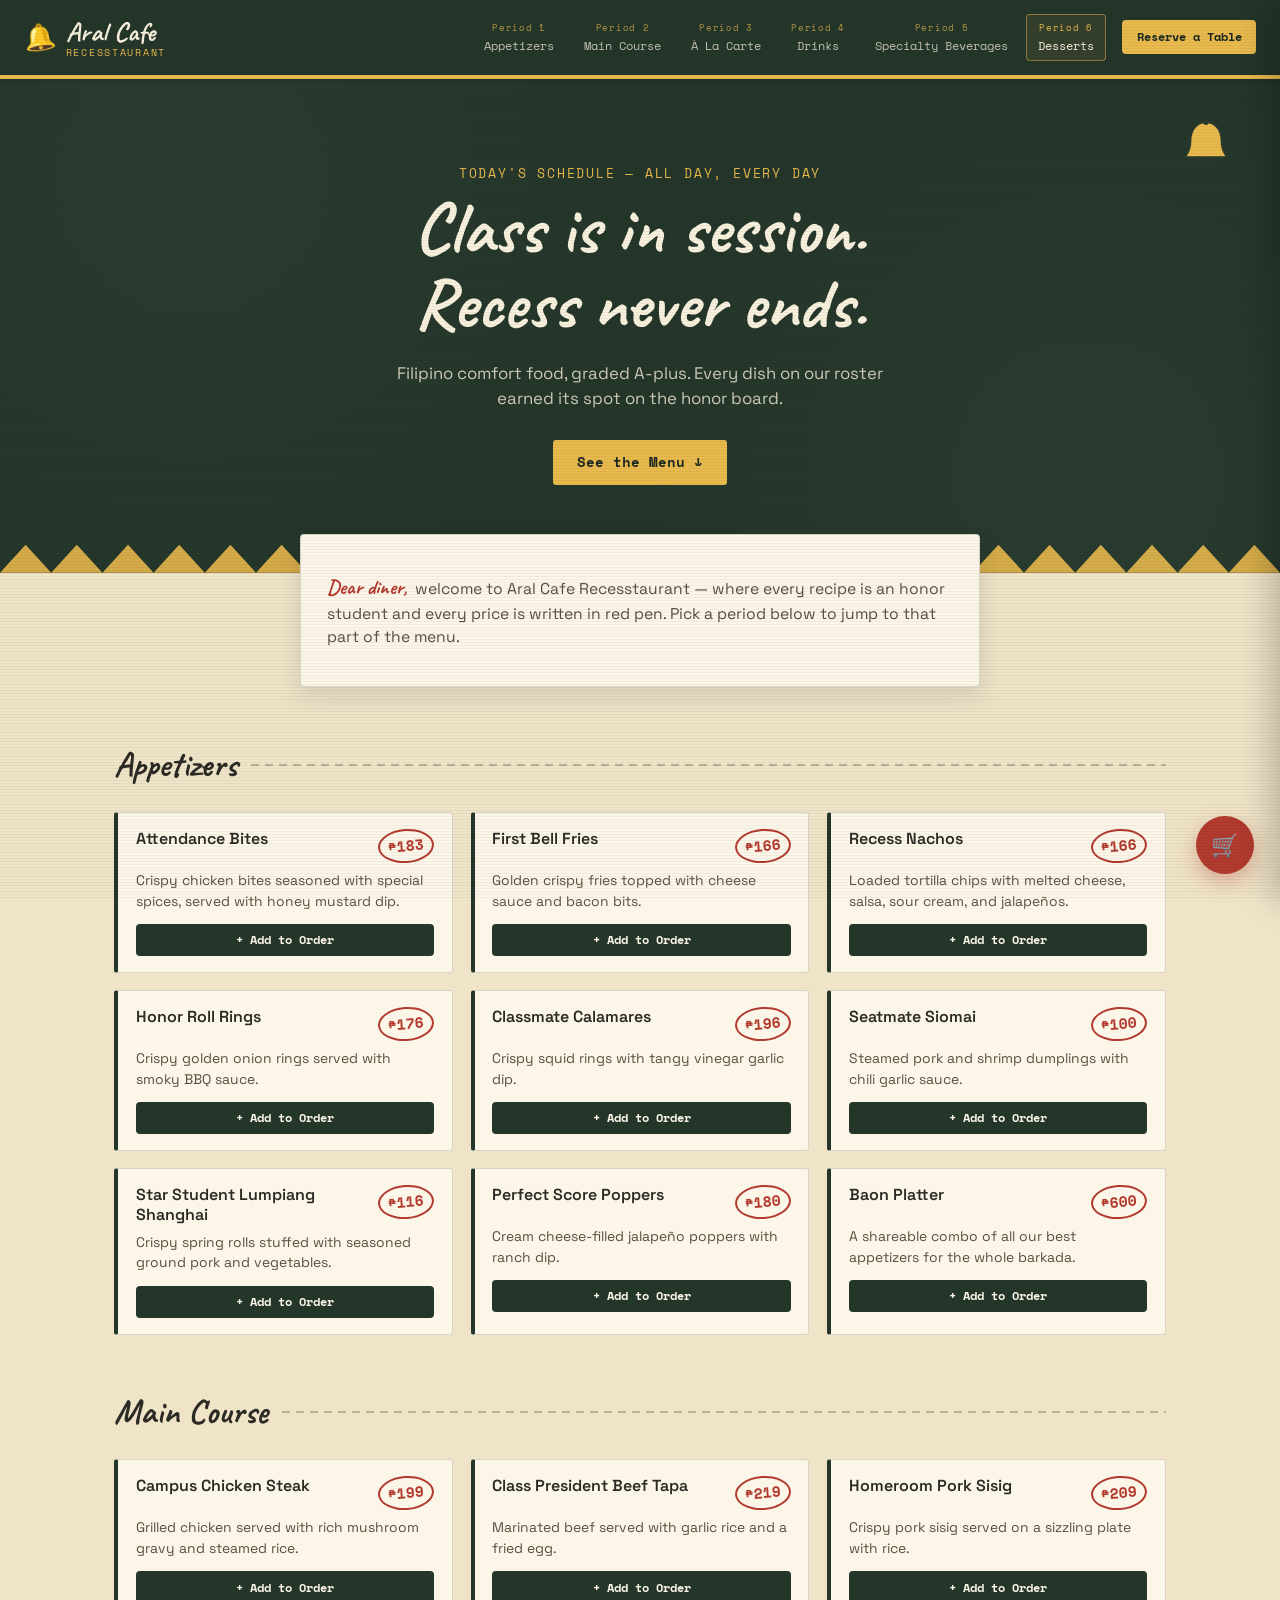
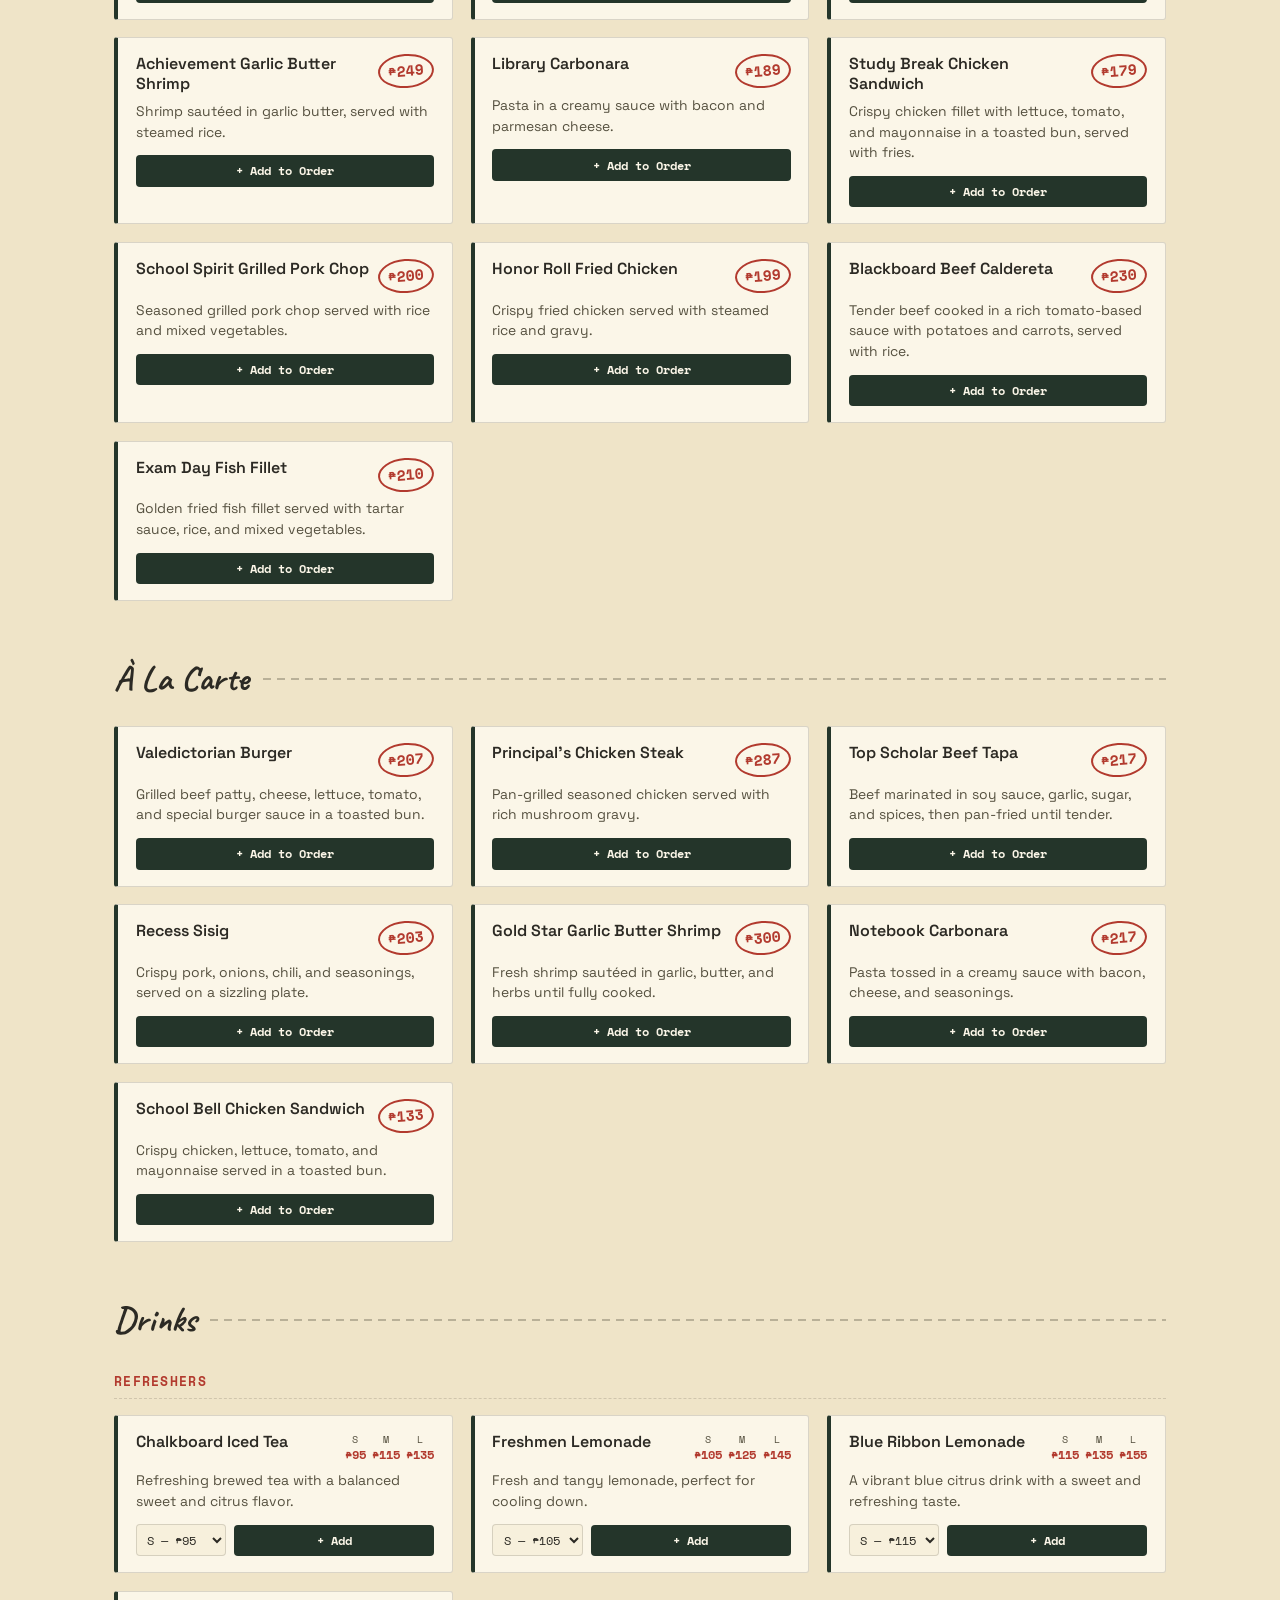
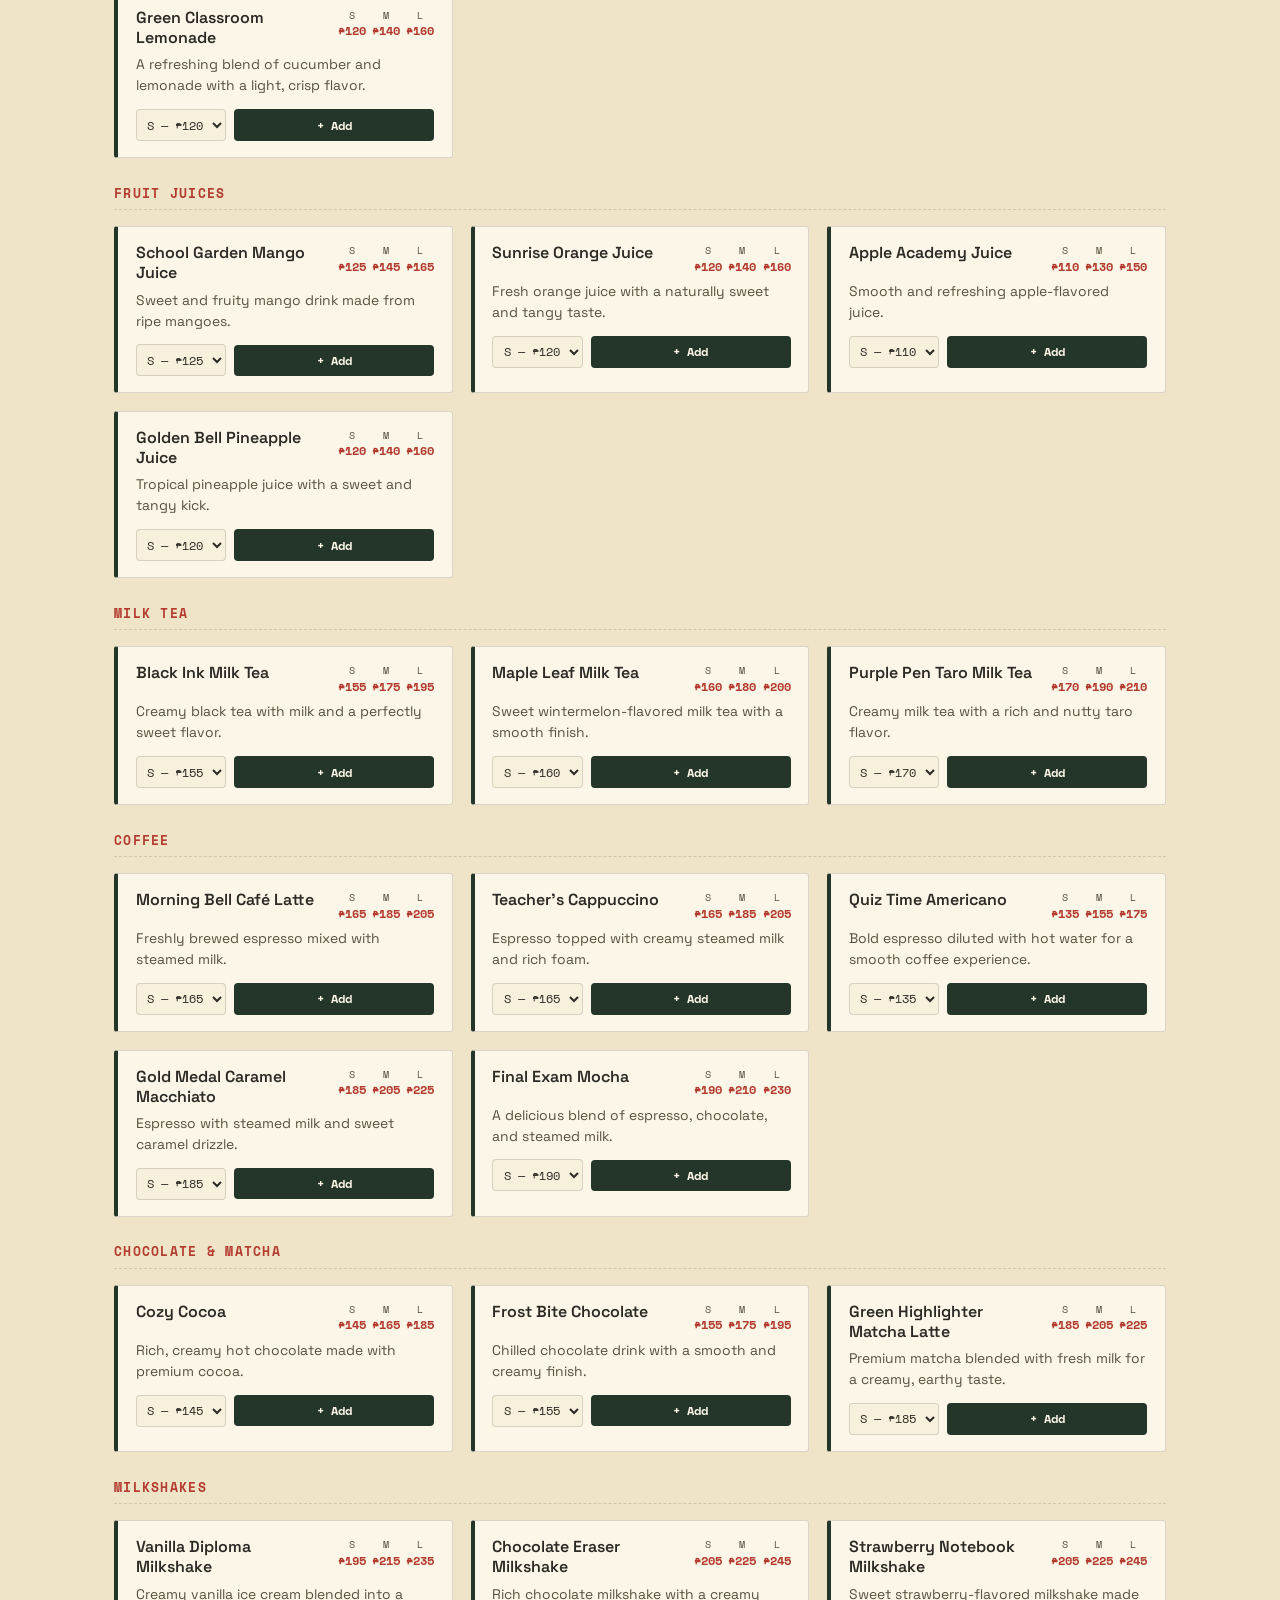
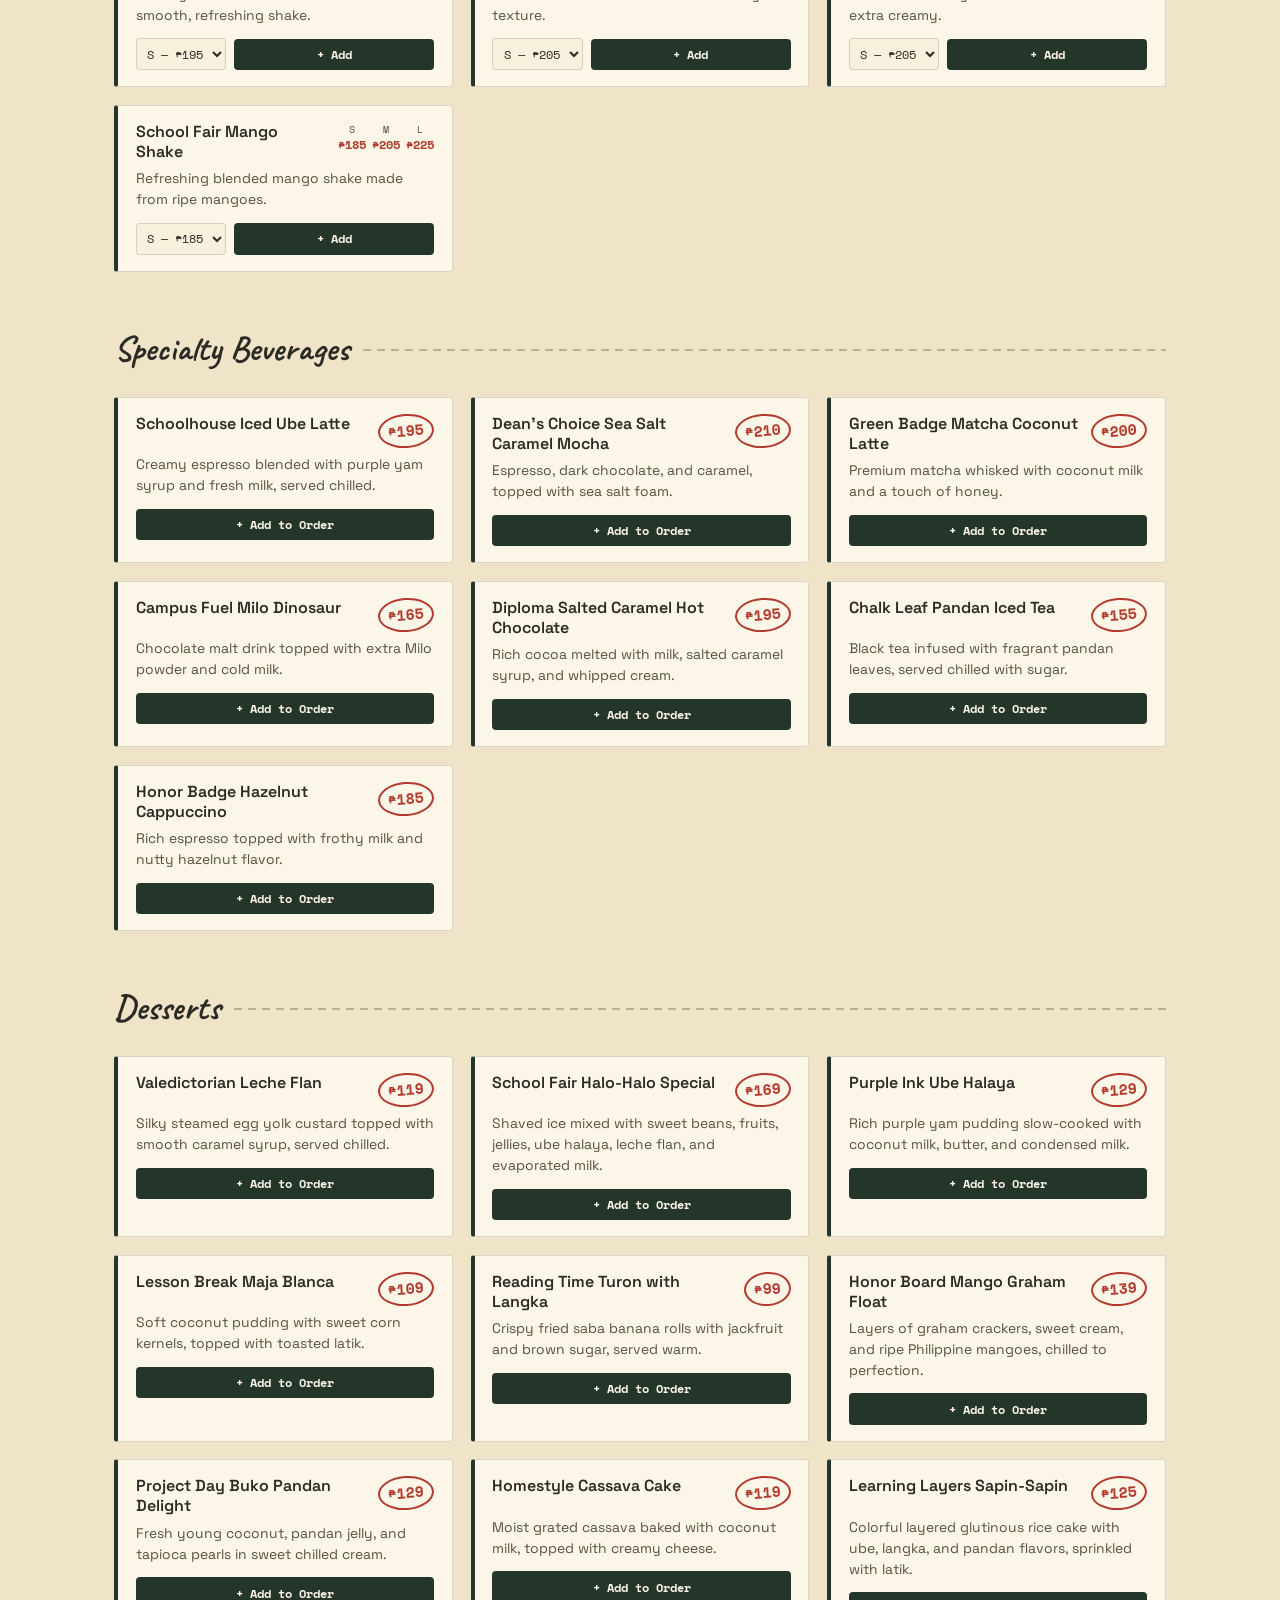
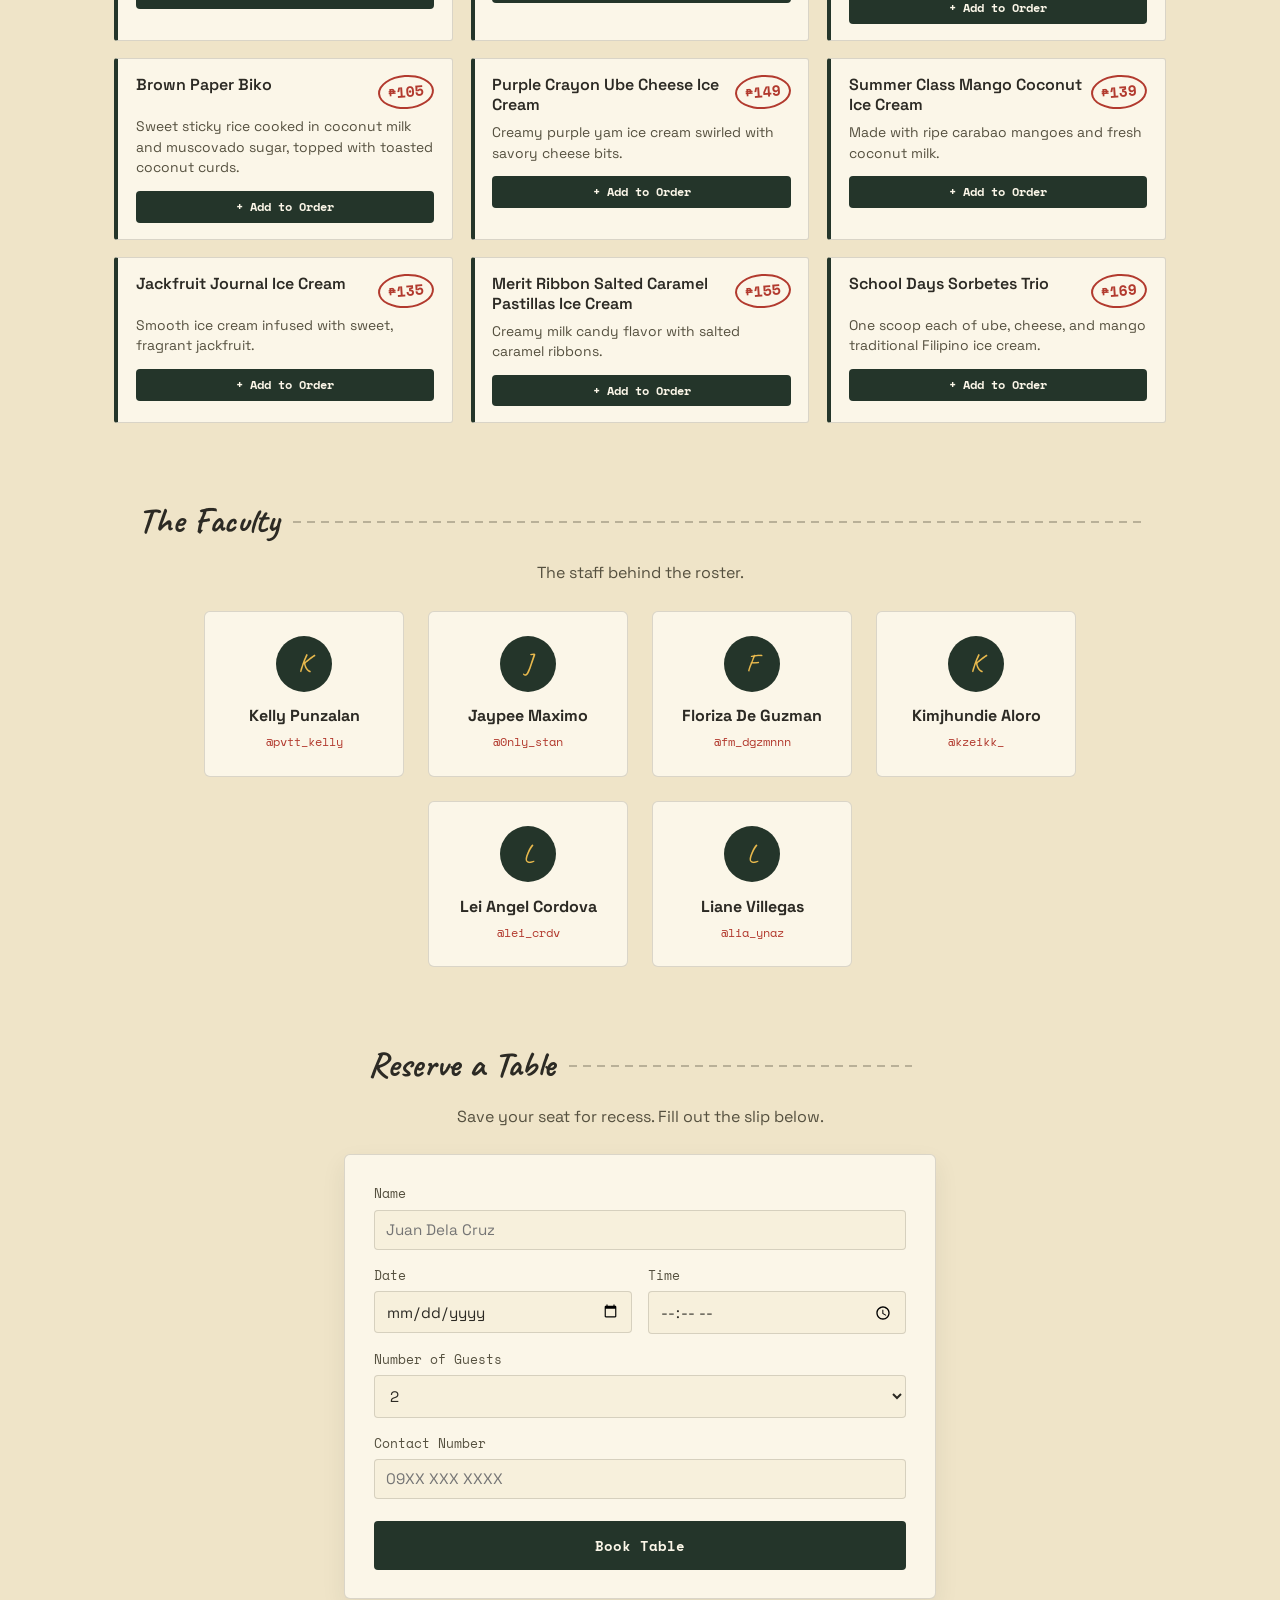
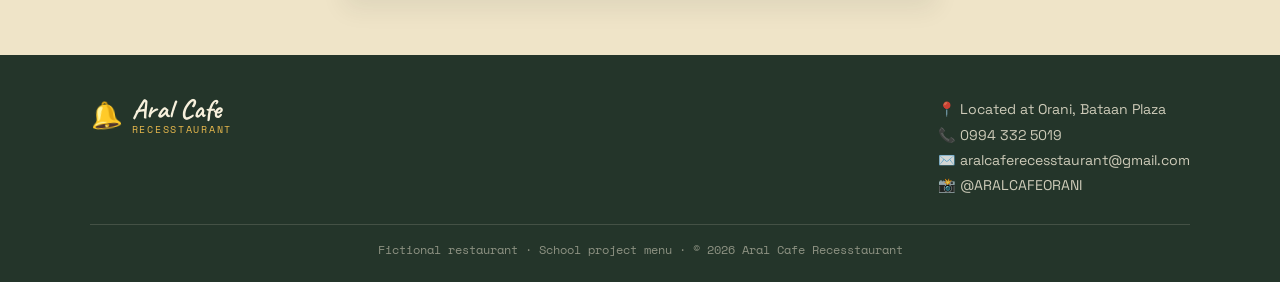
<file: index.html>
<!DOCTYPE html>
<html lang="en">
<head>
<meta charset="UTF-8" />
<meta name="viewport" content="width=device-width, initial-scale=1.0" />
<title>Aral Cafe Recesstaurant — Menu</title>
<meta name="description" content="Aral Cafe Recesstaurant — a school-themed café menu. Orani, Bataan." />
<link rel="preconnect" href="https://fonts.googleapis.com" />
<link rel="preconnect" href="https://fonts.gstatic.com" crossorigin />
<link href="https://fonts.googleapis.com/css2?family=Caveat:wght@500;700&family=Space+Grotesk:wght@400;500;600;700&family=Space+Mono:wght@400;700&display=swap" rel="stylesheet" />
<link rel="stylesheet" href="style.css" />
</head>
<body>

<div class="paper-grain" aria-hidden="true"></div>

<header id="top" class="site-header">
  <a href="#top" class="brand" id="brand-link" aria-label="Back to top">
    <span class="brand-mark" aria-hidden="true">🔔</span>
    <div class="brand-text">
      <span class="brand-name">Aral Cafe</span>
      <span class="brand-sub">RECESSTAURANT</span>
    </div>
  </a>

  <button id="nav-toggle" class="nav-toggle" aria-label="Toggle menu">
    <span></span><span></span><span></span>
  </button>

  <nav id="period-tabs" class="period-tabs" aria-label="Menu sections"></nav>
  <a href="#reserve" class="reserve-link">Reserve a Table</a>
</header>

<main>

  <section class="hero">
    <div class="hero-board">
      <p class="hero-eyebrow">Today's Schedule &mdash; All Day, Every Day</p>
      <h1 class="hero-title">Class is in session.<br>Recess never ends.</h1>
      <p class="hero-tagline">Filipino comfort food, graded A-plus. Every dish on our roster earned its spot on the honor board.</p>
      <a href="#appetizers" class="hero-cta">See the Menu ↓</a>
    </div>
    <button id="recess-bell" class="recess-bell" aria-label="Ring the recess bell">
      <svg viewBox="0 0 64 64" width="56" height="56" fill="none" xmlns="http://www.w3.org/2000/svg">
        <path d="M32 6C20 6 14 16 14 28c0 10-4 14-6 18h48c-2-4-6-8-6-18 0-12-6-22-18-22Z" fill="#E8B94D" stroke="#2B3A2F" stroke-width="2.5" stroke-linejoin="round"/>
        <path d="M24 46a8 8 0 0 0 16 0" stroke="#2B3A2F" stroke-width="2.5" stroke-linecap="round"/>
        <circle cx="32" cy="6" r="3" fill="#2B3A2F"/>
      </svg>
    </button>
  </section>

  <section class="intro-note">
    <p><span class="lettermark">Dear diner,</span> welcome to Aral Cafe Recesstaurant — where every recipe is an honor student and every price is written in red pen. Pick a period below to jump to that part of the menu.</p>
  </section>

  <div id="appetizers"><h2 class="section-title" data-tab="appetizers"><span>Appetizers</span></h2><div id="section-appetizers" class="section-body"></div></div>
  <div id="mains"><h2 class="section-title" data-tab="mains"><span>Main Course</span></h2><div id="section-mains" class="section-body"></div></div>
  <div id="alacarte"><h2 class="section-title" data-tab="alacarte"><span>À La Carte</span></h2><div id="section-alacarte" class="section-body"></div></div>
  <div id="drinks"><h2 class="section-title" data-tab="drinks"><span>Drinks</span></h2><div id="section-drinks" class="section-body"></div></div>
  <div id="beverages"><h2 class="section-title" data-tab="beverages"><span>Specialty Beverages</span></h2><div id="section-beverages" class="section-body"></div></div>
  <div id="desserts"><h2 class="section-title" data-tab="desserts"><span>Desserts</span></h2><div id="section-desserts" class="section-body"></div></div>

  <section class="staff-section">
    <h2 class="section-title standalone"><span>The Faculty</span></h2>
    <p class="staff-intro">The staff behind the roster.</p>
    <div id="staff-list" class="staff-grid"></div>
  </section>

  <section id="reserve" class="reserve-section">
    <h2 class="section-title standalone"><span>Reserve a Table</span></h2>
    <p class="reserve-intro">Save your seat for recess. Fill out the slip below.</p>

    <div class="reserve-card">
      <div id="res-form-view">
        <form id="reservation-form" class="reservation-form">
          <label>
            Name
            <input type="text" id="res-name" required placeholder="Juan Dela Cruz" />
          </label>
          <div class="form-row">
            <label>
              Date
              <input type="date" id="res-date" required />
            </label>
            <label>
              Time
              <input type="time" id="res-time" required />
            </label>
          </div>
          <label>
            Number of Guests
            <select id="res-guests">
              <option value="1">1</option>
              <option value="2" selected>2</option>
              <option value="3">3</option>
              <option value="4">4</option>
              <option value="5">5</option>
              <option value="6">6+</option>
            </select>
          </label>
          <label>
            Contact Number
            <input type="tel" id="res-contact" placeholder="09XX XXX XXXX" />
          </label>
          <button type="submit" class="reserve-submit">Book Table</button>
        </form>
      </div>

      <div id="res-confirmation" class="res-confirmation" style="display:none;">
        <p class="confirmation-mark">✓ Reservation Confirmed</p>
        <p class="confirmation-code" id="res-code"></p>
        <p class="confirmation-summary" id="res-summary"></p>
        <p class="confirmation-footnote">A slip like this would normally be texted to you — see you at recess!</p>
        <button id="res-again-btn" class="reserve-submit ghost">Make Another Reservation</button>
      </div>
    </div>
  </section>

</main>

<footer class="site-footer">
  <div class="footer-inner">
    <div class="footer-brand">
      <span class="brand-mark" aria-hidden="true">🔔</span>
      <div class="brand-text">
        <span class="brand-name">Aral Cafe</span>
        <span class="brand-sub">RECESSTAURANT</span>
      </div>
    </div>
    <div class="footer-info">
      <p>📍 Located at Orani, Bataan Plaza</p>
      <p>📞 0994 332 5019</p>
      <p>✉️ aralcaferecesstaurant@gmail.com</p>
      <p>📸 @ARALCAFEORANI</p>
    </div>
  </div>
  <p class="footer-note">Fictional restaurant &middot; School project menu &middot; &copy; <span id="year"></span> Aral Cafe Recesstaurant</p>
</footer>

<button id="cart-fab" class="cart-fab" aria-label="View order">
  🛒 <span id="cart-badge" class="cart-badge">0</span>
</button>

<div id="cart-overlay" class="cart-overlay"></div>

<aside id="cart-drawer" class="cart-drawer" aria-label="Your order">
  <div class="cart-drawer-header">
    <h3>Your Order</h3>
    <button id="cart-close" class="cart-close" aria-label="Close order panel">✕</button>
  </div>

  <div id="cart-body">
    <p id="cart-empty" class="cart-empty">No items yet — tap "+ Add" on any dish to build your order.</p>
    <ul id="cart-items" class="cart-items"></ul>
    <div class="cart-footer">
      <div class="cart-total-row">
        <span>Total</span>
        <span id="cart-total">₱0</span>
      </div>
      <button id="checkout-btn" class="checkout-btn" disabled>Place Order</button>
      <p class="cart-disclaimer">This is a class-project simulation — no real order is sent anywhere.</p>
    </div>
  </div>

  <div id="cart-confirmation" class="cart-confirmation" style="display:none;">
    <p class="confirmation-mark">✓ Order Placed</p>
    <p class="confirmation-code" id="order-code"></p>
    <p class="confirmation-summary">Total: <span id="order-total"></span></p>
    <p class="confirmation-summary">Estimated ready in <span id="order-eta"></span></p>
    <button id="order-again-btn" class="checkout-btn ghost">Order Again</button>
  </div>
</aside>

<script src="script.js"></script>
</body>
</html>
</file>
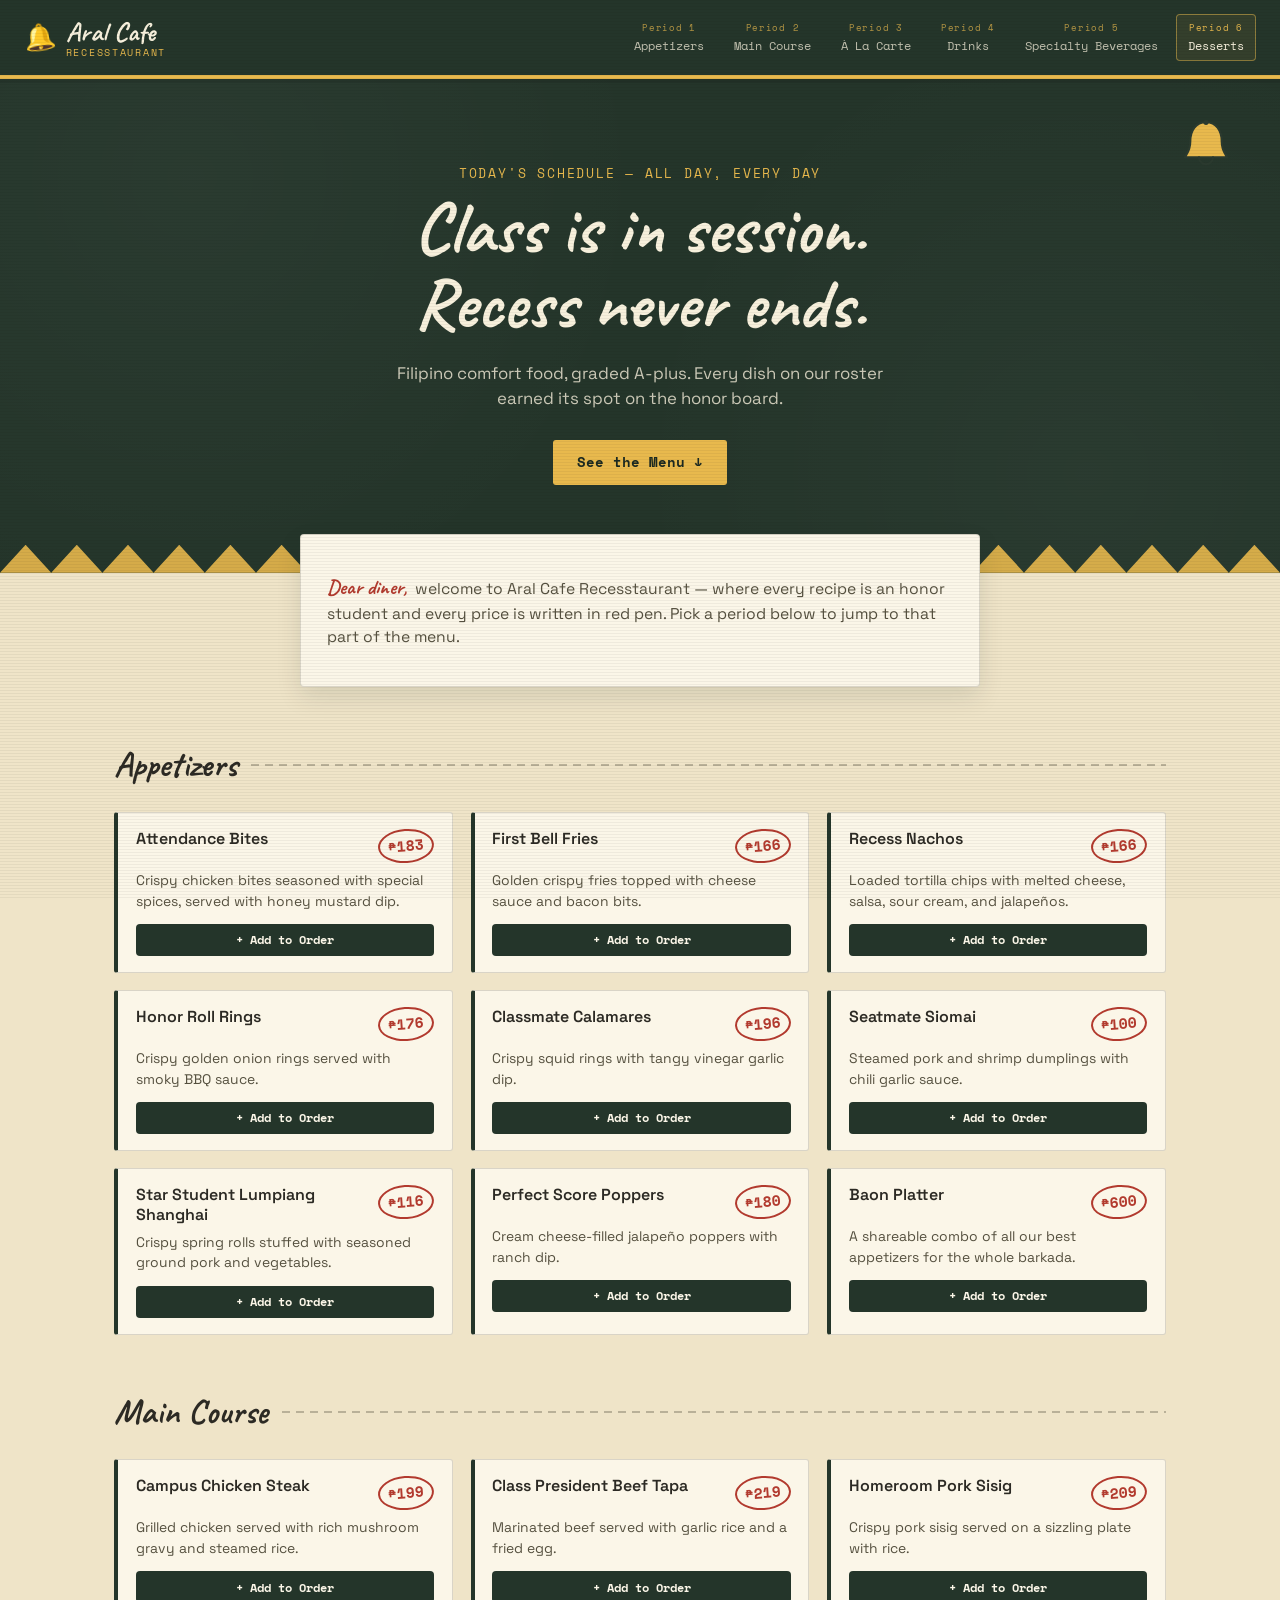
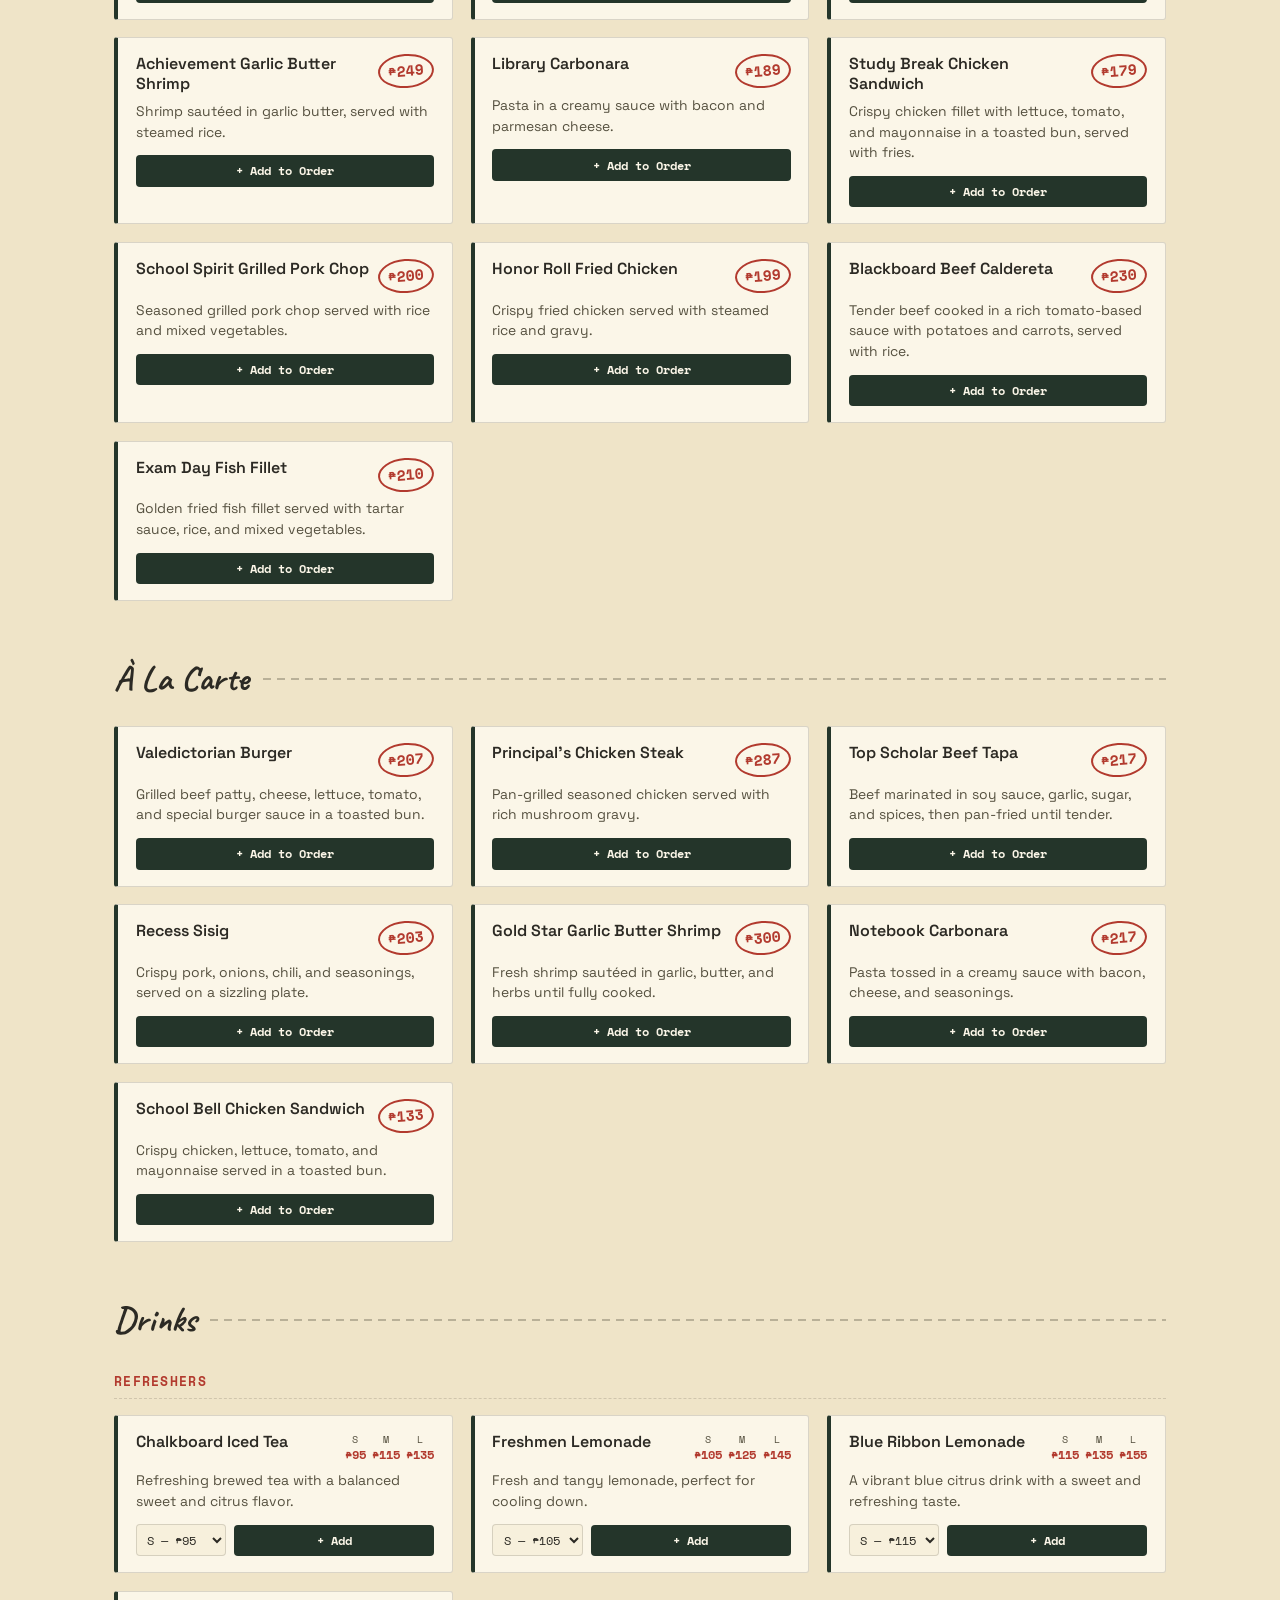
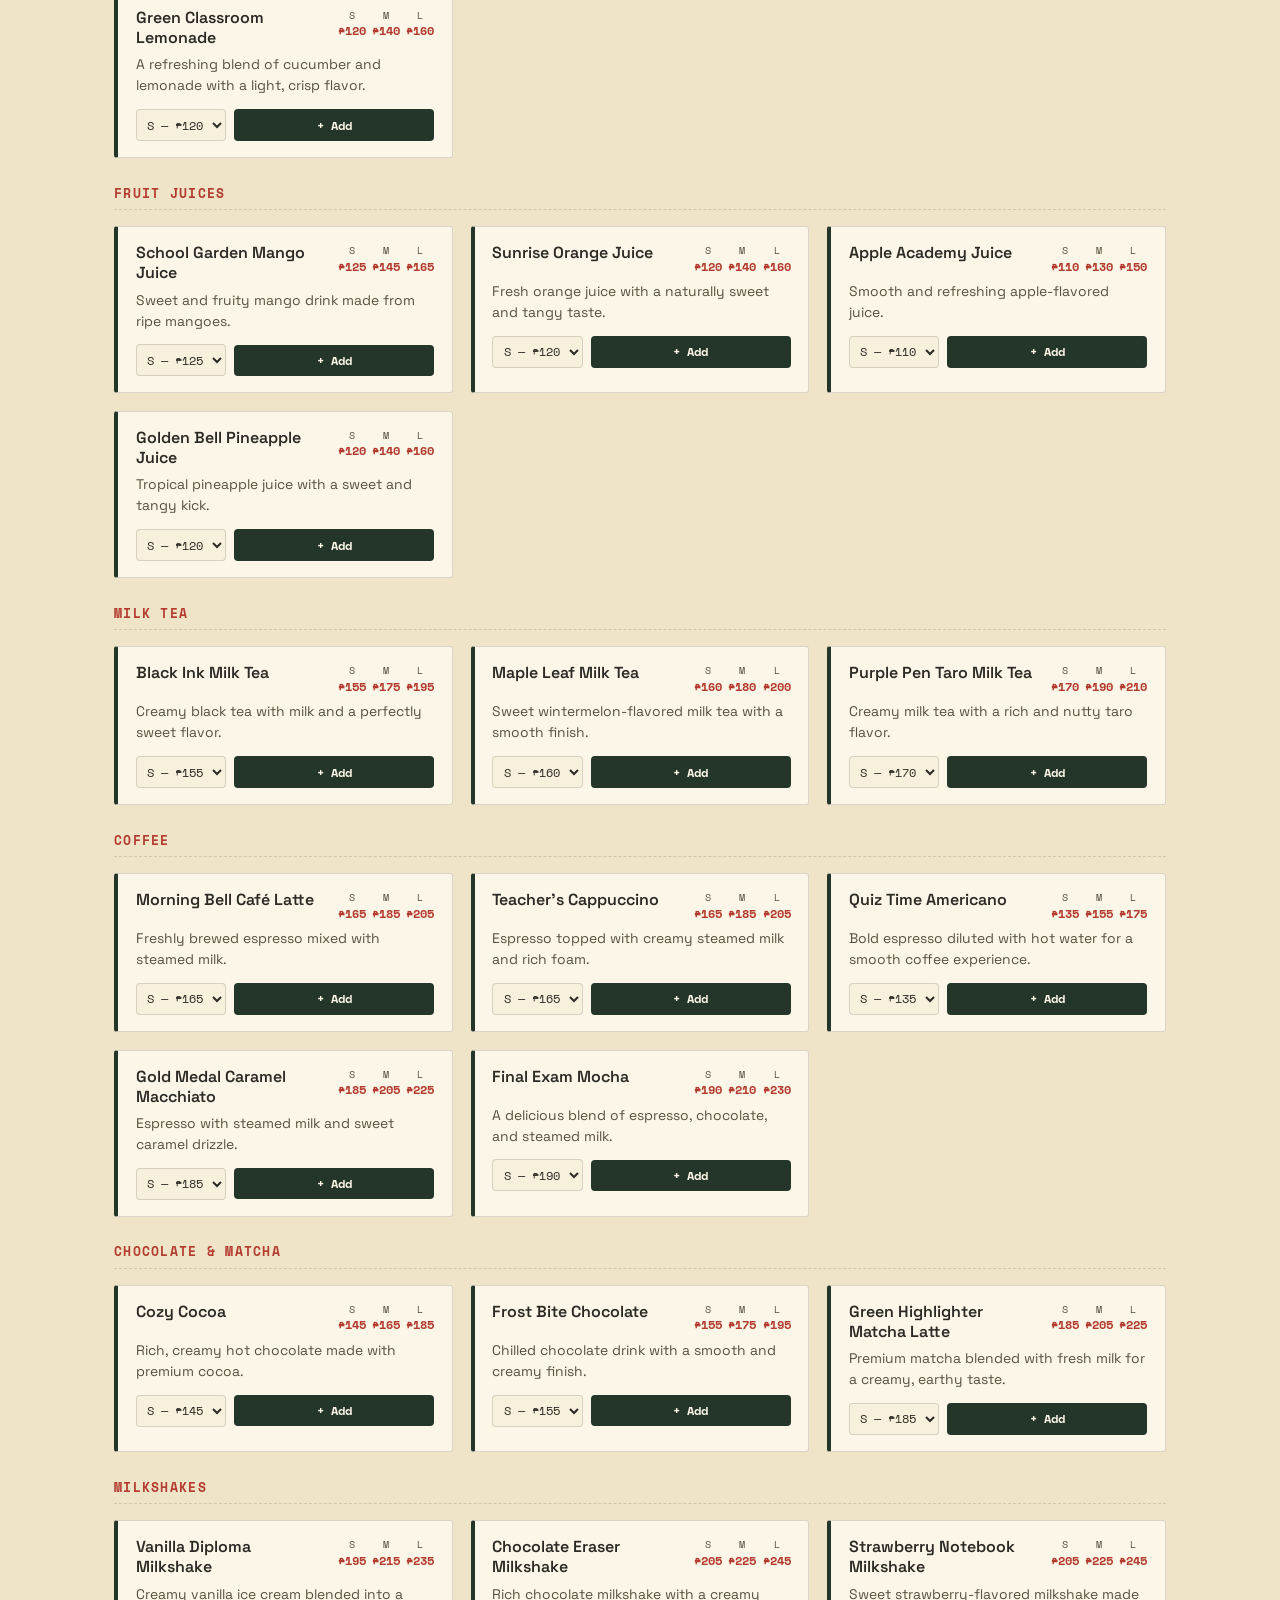
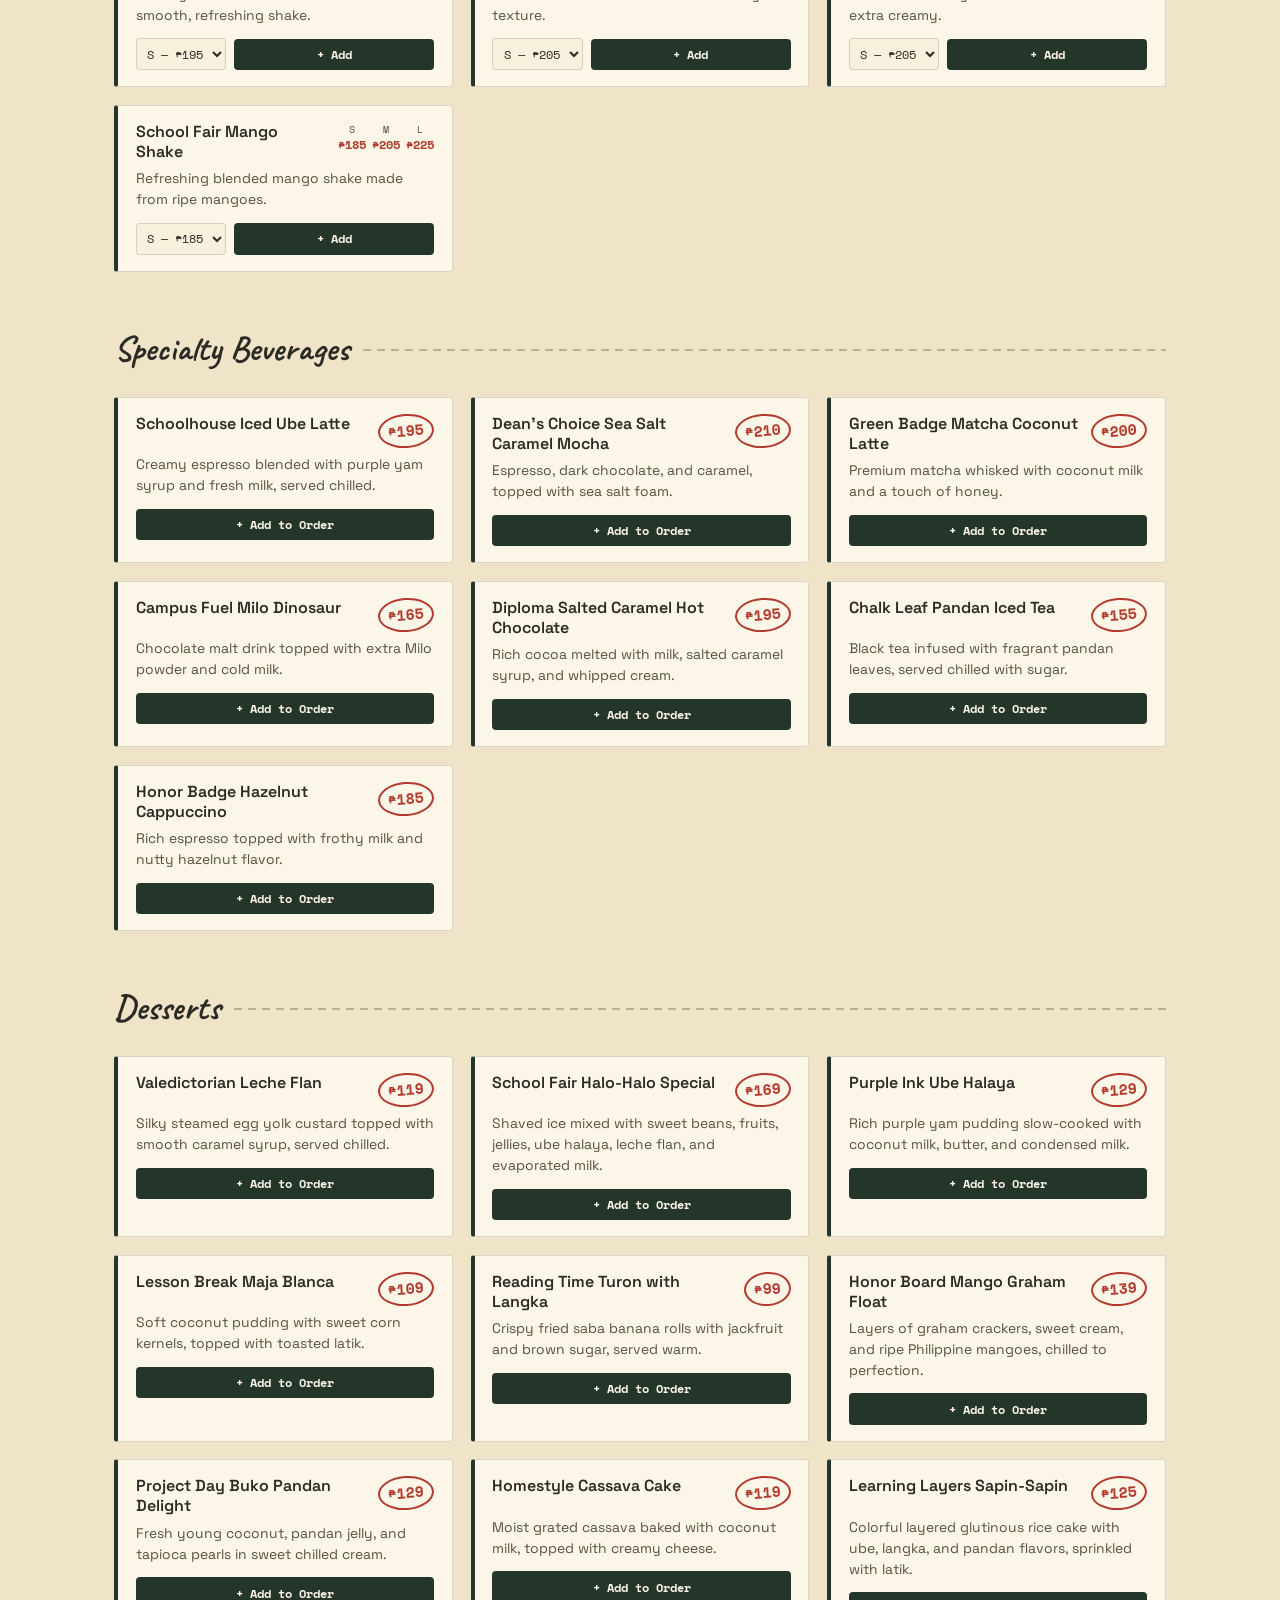
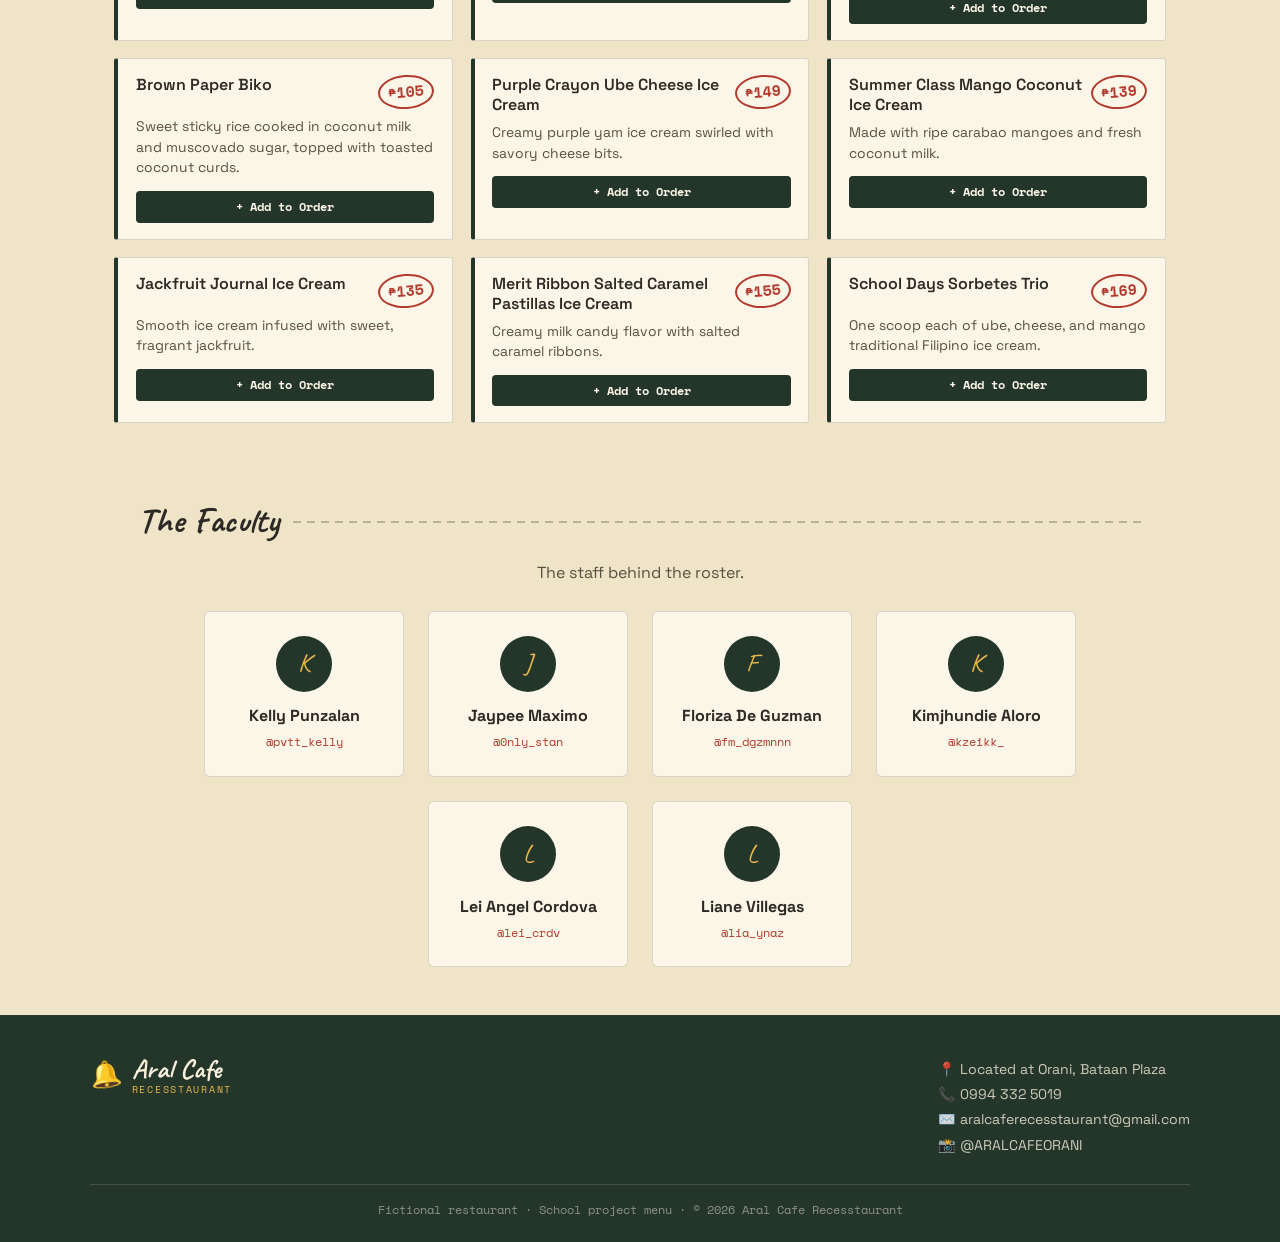
<file: index_1.html>
<!DOCTYPE html>
<html lang="en">
<head>
<meta charset="UTF-8" />
<meta name="viewport" content="width=device-width, initial-scale=1.0" />
<title>Aral Cafe Recesstaurant — Menu</title>
<meta name="description" content="Aral Cafe Recesstaurant — a school-themed café menu. Orani, Bataan." />
<link rel="preconnect" href="https://fonts.googleapis.com" />
<link rel="preconnect" href="https://fonts.gstatic.com" crossorigin />
<link href="https://fonts.googleapis.com/css2?family=Caveat:wght@500;700&family=Space+Grotesk:wght@400;500;600;700&family=Space+Mono:wght@400;700&display=swap" rel="stylesheet" />
<link rel="stylesheet" href="style.css" />
</head>
<body>

<div class="paper-grain" aria-hidden="true"></div>

<header id="top" class="site-header">
  <a href="#top" class="brand" id="brand-link" aria-label="Back to top">
    <span class="brand-mark" aria-hidden="true">🔔</span>
    <div class="brand-text">
      <span class="brand-name">Aral Cafe</span>
      <span class="brand-sub">RECESSTAURANT</span>
    </div>
  </a>

  <button id="nav-toggle" class="nav-toggle" aria-label="Toggle menu">
    <span></span><span></span><span></span>
  </button>

  <nav id="period-tabs" class="period-tabs" aria-label="Menu sections"></nav>
</header>

<main>

  <section class="hero">
    <div class="hero-board">
      <p class="hero-eyebrow">Today's Schedule &mdash; All Day, Every Day</p>
      <h1 class="hero-title">Class is in session.<br>Recess never ends.</h1>
      <p class="hero-tagline">Filipino comfort food, graded A-plus. Every dish on our roster earned its spot on the honor board.</p>
      <a href="#appetizers" class="hero-cta">See the Menu ↓</a>
    </div>
    <button id="recess-bell" class="recess-bell" aria-label="Ring the recess bell">
      <svg viewBox="0 0 64 64" width="56" height="56" fill="none" xmlns="http://www.w3.org/2000/svg">
        <path d="M32 6C20 6 14 16 14 28c0 10-4 14-6 18h48c-2-4-6-8-6-18 0-12-6-22-18-22Z" fill="#E8B94D" stroke="#2B3A2F" stroke-width="2.5" stroke-linejoin="round"/>
        <path d="M24 46a8 8 0 0 0 16 0" stroke="#2B3A2F" stroke-width="2.5" stroke-linecap="round"/>
        <circle cx="32" cy="6" r="3" fill="#2B3A2F"/>
      </svg>
    </button>
  </section>

  <section class="intro-note">
    <p><span class="lettermark">Dear diner,</span> welcome to Aral Cafe Recesstaurant — where every recipe is an honor student and every price is written in red pen. Pick a period below to jump to that part of the menu.</p>
  </section>

  <div id="appetizers"><h2 class="section-title" data-tab="appetizers"><span>Appetizers</span></h2><div id="section-appetizers" class="section-body"></div></div>
  <div id="mains"><h2 class="section-title" data-tab="mains"><span>Main Course</span></h2><div id="section-mains" class="section-body"></div></div>
  <div id="alacarte"><h2 class="section-title" data-tab="alacarte"><span>À La Carte</span></h2><div id="section-alacarte" class="section-body"></div></div>
  <div id="drinks"><h2 class="section-title" data-tab="drinks"><span>Drinks</span></h2><div id="section-drinks" class="section-body"></div></div>
  <div id="beverages"><h2 class="section-title" data-tab="beverages"><span>Specialty Beverages</span></h2><div id="section-beverages" class="section-body"></div></div>
  <div id="desserts"><h2 class="section-title" data-tab="desserts"><span>Desserts</span></h2><div id="section-desserts" class="section-body"></div></div>

  <section class="staff-section">
    <h2 class="section-title standalone"><span>The Faculty</span></h2>
    <p class="staff-intro">The staff behind the roster.</p>
    <div id="staff-list" class="staff-grid"></div>
  </section>

</main>

<footer class="site-footer">
  <div class="footer-inner">
    <div class="footer-brand">
      <span class="brand-mark" aria-hidden="true">🔔</span>
      <div class="brand-text">
        <span class="brand-name">Aral Cafe</span>
        <span class="brand-sub">RECESSTAURANT</span>
      </div>
    </div>
    <div class="footer-info">
      <p>📍 Located at Orani, Bataan Plaza</p>
      <p>📞 0994 332 5019</p>
      <p>✉️ aralcaferecesstaurant@gmail.com</p>
      <p>📸 @ARALCAFEORANI</p>
    </div>
  </div>
  <p class="footer-note">Fictional restaurant &middot; School project menu &middot; &copy; <span id="year"></span> Aral Cafe Recesstaurant</p>
</footer>

<script src="script.js"></script>
</body>
</html>
</file>
<file: style.css>
/* Aral Cafe Recesstaurant
   Design: composition-notebook / chalkboard hybrid.
   Chalkboard green header, manila-cream body, red-pen price marks. */

:root {
  --chalkboard: #24352a;
  --chalkboard-dark: #1b2921;
  --manila: #efe4c8;
  --manila-light: #f7f0dc;
  --paper: #fbf6e8;
  --pen-red: #b23a2e;
  --pencil-yellow: #e8b94d;
  --ink: #2c2a24;
  --ink-soft: #55503f;
  --line: rgba(44, 42, 36, 0.16);

  --font-display: "Caveat", cursive;
  --font-body: "Space Grotesk", sans-serif;
  --font-mono: "Space Mono", monospace;
}

* { box-sizing: border-box; }

html { scroll-behavior: smooth; }

@media (prefers-reduced-motion: reduce) {
  html { scroll-behavior: auto; }
  * { animation-duration: 0.01ms !important; animation-iteration-count: 1 !important; transition-duration: 0.01ms !important; }
}

body {
  margin: 0;
  background: var(--manila);
  color: var(--ink);
  font-family: var(--font-body);
  line-height: 1.5;
  position: relative;
}

/* subtle paper grain overlay */
.paper-grain {
  position: fixed;
  inset: 0;
  pointer-events: none;
  z-index: 1000;
  opacity: 0.05;
  background-image:
    repeating-linear-gradient(0deg, transparent, transparent 2px, #000 2px, #000 3px);
  mix-blend-mode: multiply;
}

a { color: inherit; }

/* ---------- Header ---------- */

.site-header {
  position: sticky;
  top: 0;
  z-index: 100;
  background: var(--chalkboard);
  color: var(--manila-light);
  display: flex;
  align-items: center;
  gap: 1rem;
  padding: 0.85rem 1.5rem;
  flex-wrap: wrap;
  border-bottom: 4px solid var(--pencil-yellow);
  box-shadow: 0 4px 0 rgba(0,0,0,0.08);
}

.brand {
  display: flex;
  align-items: center;
  gap: 0.6rem;
  margin-right: auto;
  text-decoration: none;
  cursor: pointer;
  transition: opacity 0.15s;
}

.brand:hover { opacity: 0.85; }

.brand-mark {
  font-size: 1.6rem;
  transform: rotate(-8deg);
}

.brand-text {
  display: flex;
  flex-direction: column;
  line-height: 1.05;
}

.brand-name {
  font-family: var(--font-display);
  font-size: 1.7rem;
  font-weight: 700;
  color: var(--manila-light);
}

.brand-sub {
  font-family: var(--font-mono);
  font-size: 0.6rem;
  letter-spacing: 0.18em;
  color: var(--pencil-yellow);
}

.period-tabs {
  display: flex;
  gap: 0.35rem;
  flex-wrap: wrap;
  justify-content: flex-end;
}

.tab {
  text-decoration: none;
  color: var(--manila-light);
  font-family: var(--font-mono);
  font-size: 0.72rem;
  padding: 0.4rem 0.7rem;
  border-radius: 4px;
  border: 1px solid transparent;
  display: flex;
  flex-direction: column;
  align-items: center;
  gap: 0.1rem;
  opacity: 0.75;
  transition: opacity 0.2s, border-color 0.2s, background 0.2s;
  white-space: nowrap;
}

.tab-eyebrow {
  font-size: 0.58rem;
  color: var(--pencil-yellow);
  letter-spacing: 0.08em;
}

.tab:hover,
.tab.active {
  opacity: 1;
  border-color: rgba(232, 185, 77, 0.5);
  background: rgba(232, 185, 77, 0.08);
}

.nav-toggle {
  display: none;
  flex-direction: column;
  gap: 4px;
  background: none;
  border: none;
  cursor: pointer;
  padding: 0.4rem;
}
.nav-toggle span {
  width: 22px;
  height: 2px;
  background: var(--manila-light);
  transition: transform 0.2s, opacity 0.2s;
}

/* ---------- Hero ---------- */

.hero {
  background: var(--chalkboard);
  background-image:
    radial-gradient(circle at 15% 20%, rgba(255,255,255,0.03), transparent 40%),
    radial-gradient(circle at 85% 80%, rgba(255,255,255,0.03), transparent 40%);
  color: var(--manila-light);
  padding: 4.5rem 1.5rem 5.5rem;
  text-align: center;
  position: relative;
  overflow: hidden;
}

.hero::after {
  content: "";
  position: absolute;
  left: 0; right: 0; bottom: 0;
  height: 28px;
  background: var(--pencil-yellow);
  clip-path: polygon(0 100%, 2% 0, 4% 100%, 6% 0, 8% 100%, 10% 0, 12% 100%, 14% 0, 16% 100%, 18% 0, 20% 100%, 22% 0, 24% 100%, 26% 0, 28% 100%, 30% 0, 32% 100%, 34% 0, 36% 100%, 38% 0, 40% 100%, 42% 0, 44% 100%, 46% 0, 48% 100%, 50% 0, 52% 100%, 54% 0, 56% 100%, 58% 0, 60% 100%, 62% 0, 64% 100%, 66% 0, 68% 100%, 70% 0, 72% 100%, 74% 0, 76% 100%, 78% 0, 80% 100%, 82% 0, 84% 100%, 86% 0, 88% 100%, 90% 0, 92% 100%, 94% 0, 96% 100%, 98% 0, 100% 100%);
  opacity: 0.9;
}

.hero-board {
  max-width: 720px;
  margin: 0 auto;
}

.hero-eyebrow {
  font-family: var(--font-mono);
  font-size: 0.8rem;
  letter-spacing: 0.14em;
  color: var(--pencil-yellow);
  text-transform: uppercase;
  margin-bottom: 0.5rem;
}

.hero-title {
  font-family: var(--font-display);
  font-size: clamp(2.6rem, 6vw, 4.5rem);
  font-weight: 700;
  line-height: 1.05;
  margin: 0 0 1.2rem;
}

.hero-tagline {
  font-size: 1.05rem;
  color: rgba(247, 240, 220, 0.8);
  max-width: 520px;
  margin: 0 auto 1.8rem;
}

.hero-cta {
  display: inline-block;
  text-decoration: none;
  background: var(--pencil-yellow);
  color: var(--chalkboard-dark);
  font-family: var(--font-mono);
  font-weight: 700;
  font-size: 0.85rem;
  padding: 0.75rem 1.5rem;
  border-radius: 3px;
  transition: transform 0.15s;
}
.hero-cta:hover { transform: translateY(-2px); }

.recess-bell {
  position: absolute;
  top: 2rem;
  right: 2.5rem;
  background: none;
  border: none;
  cursor: pointer;
  padding: 0.4rem;
  transform-origin: top center;
}
.recess-bell.ring { animation: bell-ring 0.6s ease; }
@keyframes bell-ring {
  0%, 100% { transform: rotate(0deg); }
  20% { transform: rotate(-18deg); }
  40% { transform: rotate(14deg); }
  60% { transform: rotate(-9deg); }
  80% { transform: rotate(5deg); }
}

@media (max-width: 640px) {
  .recess-bell { top: 1.2rem; right: 1.2rem; }
  .recess-bell svg { width: 40px; height: 40px; }
}

/* ---------- Intro note ---------- */

.intro-note {
  max-width: 680px;
  margin: -2.4rem auto 2rem;
  background: var(--paper);
  border: 1px solid var(--line);
  border-radius: 4px;
  padding: 1.3rem 1.6rem;
  box-shadow: 0 10px 24px rgba(36, 53, 42, 0.12);
  font-size: 0.98rem;
  color: var(--ink-soft);
  position: relative;
  z-index: 2;
}

.lettermark {
  font-family: var(--font-display);
  font-size: 1.3rem;
  color: var(--pen-red);
  font-weight: 700;
  margin-right: 0.3rem;
}

/* ---------- Section titles ---------- */

.section-title {
  max-width: 1100px;
  margin: 3.2rem auto 1.3rem;
  padding: 0 1.5rem;
  display: flex;
  align-items: center;
  gap: 0.9rem;
}

.section-title span {
  font-family: var(--font-display);
  font-size: 2.2rem;
  font-weight: 700;
  color: var(--ink);
  white-space: nowrap;
}

.section-title::after {
  content: "";
  flex: 1;
  height: 2px;
  background: repeating-linear-gradient(90deg, var(--ink-soft) 0 8px, transparent 8px 14px);
  opacity: 0.35;
}

.section-title.standalone { margin-top: 4.5rem; }

/* ---------- Menu grid & cards ---------- */

.section-body,
.staff-section {
  max-width: 1100px;
  margin: 0 auto;
  padding: 0 1.5rem;
}

.menu-grid {
  display: grid;
  grid-template-columns: repeat(auto-fill, minmax(260px, 1fr));
  gap: 1.1rem;
  margin-bottom: 1.5rem;
}

.drink-group { margin-bottom: 0.5rem; }

.drink-group-title {
  font-family: var(--font-mono);
  font-size: 0.8rem;
  letter-spacing: 0.1em;
  text-transform: uppercase;
  color: var(--pen-red);
  border-bottom: 1px dashed var(--line);
  padding-bottom: 0.4rem;
  margin: 1.6rem 0 1rem;
}

.menu-card {
  background: var(--paper);
  border: 1px solid var(--line);
  border-left: 4px solid var(--chalkboard);
  border-radius: 3px;
  padding: 1rem 1.1rem;
  position: relative;
  transition: transform 0.15s, box-shadow 0.15s;
}

.menu-card:hover {
  transform: translateY(-3px);
  box-shadow: 0 10px 20px rgba(36, 53, 42, 0.1);
}

.menu-card-head {
  display: flex;
  justify-content: space-between;
  align-items: flex-start;
  gap: 0.6rem;
  margin-bottom: 0.4rem;
}

.menu-card h3 {
  font-family: var(--font-body);
  font-weight: 600;
  font-size: 1rem;
  margin: 0;
  color: var(--ink);
  line-height: 1.25;
}

.menu-card p {
  margin: 0;
  font-size: 0.87rem;
  color: var(--ink-soft);
}

.price-stamp {
  font-family: var(--font-mono);
  font-weight: 700;
  font-size: 0.92rem;
  color: var(--pen-red);
  border: 2px solid var(--pen-red);
  border-radius: 50%;
  padding: 0.25rem 0.5rem;
  white-space: nowrap;
  transform: rotate(-4deg);
  flex-shrink: 0;
}

.price-grid {
  display: flex;
  gap: 0.4rem;
  flex-shrink: 0;
}

.price-cell {
  display: flex;
  flex-direction: column;
  align-items: center;
  font-family: var(--font-mono);
  font-size: 0.72rem;
  color: var(--pen-red);
  font-weight: 700;
}

.price-cell em {
  font-style: normal;
  font-size: 0.6rem;
  color: var(--ink-soft);
  font-weight: 400;
}

/* ---------- Staff ---------- */

.staff-section { text-align: center; margin-bottom: 3rem; }

.staff-intro { color: var(--ink-soft); margin-top: -0.5rem; margin-bottom: 1.6rem; }

.staff-grid {
  display: flex;
  flex-wrap: wrap;
  justify-content: center;
  gap: 1.5rem;
}

.staff-card {
  background: var(--paper);
  border: 1px solid var(--line);
  border-radius: 6px;
  padding: 1.5rem;
  width: 200px;
}

.staff-avatar {
  width: 56px;
  height: 56px;
  margin: 0 auto 0.8rem;
  border-radius: 50%;
  background: var(--chalkboard);
  color: var(--pencil-yellow);
  font-family: var(--font-display);
  font-size: 1.6rem;
  display: flex;
  align-items: center;
  justify-content: center;
}

.staff-card h4 { margin: 0 0 0.2rem; font-size: 1rem; }
.staff-role { margin: 0; font-size: 0.8rem; color: var(--ink-soft); }
.staff-handle { margin: 0.3rem 0 0; font-size: 0.78rem; color: var(--pen-red); font-family: var(--font-mono); }

/* ---------- Footer ---------- */

.site-footer {
  background: var(--chalkboard);
  color: var(--manila-light);
  padding: 2.5rem 1.5rem 1.5rem;
  margin-top: 2rem;
}

.footer-inner {
  max-width: 1100px;
  margin: 0 auto;
  display: flex;
  justify-content: space-between;
  align-items: flex-start;
  flex-wrap: wrap;
  gap: 1.5rem;
  border-bottom: 1px solid rgba(247, 240, 220, 0.15);
  padding-bottom: 1.5rem;
}

.footer-brand { display: flex; align-items: center; gap: 0.6rem; }

.footer-info p {
  margin: 0.25rem 0;
  font-size: 0.88rem;
  color: rgba(247, 240, 220, 0.8);
}

.footer-note {
  max-width: 1100px;
  margin: 1rem auto 0;
  text-align: center;
  font-size: 0.72rem;
  font-family: var(--font-mono);
  color: rgba(247, 240, 220, 0.5);
}

/* ---------- Reserve link (header) ---------- */

.reserve-link {
  text-decoration: none;
  font-family: var(--font-mono);
  font-size: 0.75rem;
  font-weight: 700;
  color: var(--chalkboard-dark);
  background: var(--pencil-yellow);
  padding: 0.5rem 0.9rem;
  border-radius: 4px;
  white-space: nowrap;
  transition: transform 0.15s;
}
.reserve-link:hover { transform: translateY(-2px); }

/* ---------- Order controls on menu cards ---------- */

.order-row {
  display: flex;
  align-items: center;
  gap: 0.5rem;
  margin-top: 0.8rem;
}

.size-select {
  font-family: var(--font-mono);
  font-size: 0.75rem;
  padding: 0.35rem 0.4rem;
  border: 1px solid var(--line);
  border-radius: 4px;
  background: var(--manila-light);
  color: var(--ink);
}

.add-btn {
  font-family: var(--font-mono);
  font-size: 0.75rem;
  font-weight: 700;
  color: var(--paper);
  background: var(--chalkboard);
  border: none;
  border-radius: 4px;
  padding: 0.45rem 0.8rem;
  cursor: pointer;
  transition: background 0.15s, transform 0.1s;
  flex: 1;
}
.add-btn:hover { background: var(--chalkboard-dark); }
.add-btn:active { transform: scale(0.97); }

/* ---------- Cart floating button ---------- */

.cart-fab {
  position: fixed;
  bottom: 1.6rem;
  right: 1.6rem;
  z-index: 200;
  background: var(--pen-red);
  color: var(--paper);
  border: none;
  border-radius: 50%;
  width: 58px;
  height: 58px;
  font-size: 1.4rem;
  cursor: pointer;
  box-shadow: 0 8px 20px rgba(178, 58, 46, 0.35);
  display: flex;
  align-items: center;
  justify-content: center;
  transition: transform 0.15s;
}
.cart-fab:hover { transform: scale(1.06); }
.cart-fab.pulse { animation: cart-pulse 0.4s ease; }
@keyframes cart-pulse {
  0% { transform: scale(1); }
  50% { transform: scale(1.18); }
  100% { transform: scale(1); }
}

.cart-badge {
  position: absolute;
  top: -4px;
  right: -4px;
  background: var(--pencil-yellow);
  color: var(--chalkboard-dark);
  font-family: var(--font-mono);
  font-size: 0.7rem;
  font-weight: 700;
  min-width: 20px;
  height: 20px;
  border-radius: 50%;
  display: none;
  align-items: center;
  justify-content: center;
  padding: 0 4px;
}

/* ---------- Cart drawer ---------- */

.cart-overlay {
  position: fixed;
  inset: 0;
  background: rgba(27, 41, 33, 0.45);
  opacity: 0;
  pointer-events: none;
  transition: opacity 0.2s;
  z-index: 300;
}
.cart-overlay.open { opacity: 1; pointer-events: auto; }

.cart-drawer {
  position: fixed;
  top: 0;
  right: 0;
  height: 100%;
  width: min(380px, 92vw);
  background: var(--manila-light);
  z-index: 301;
  transform: translateX(100%);
  transition: transform 0.25s ease;
  display: flex;
  flex-direction: column;
  box-shadow: -10px 0 30px rgba(0,0,0,0.2);
}
.cart-drawer.open { transform: translateX(0); }

.cart-drawer-header {
  background: var(--chalkboard);
  color: var(--manila-light);
  padding: 1.1rem 1.3rem;
  display: flex;
  justify-content: space-between;
  align-items: center;
  border-bottom: 4px solid var(--pencil-yellow);
}
.cart-drawer-header h3 {
  margin: 0;
  font-family: var(--font-display);
  font-size: 1.5rem;
}

.cart-close {
  background: none;
  border: none;
  color: var(--manila-light);
  font-size: 1.1rem;
  cursor: pointer;
}

#cart-body {
  padding: 1.2rem 1.3rem;
  overflow-y: auto;
  flex: 1;
  display: flex;
  flex-direction: column;
}

.cart-empty {
  color: var(--ink-soft);
  font-size: 0.9rem;
  text-align: center;
  margin-top: 2rem;
}

.cart-items {
  list-style: none;
  margin: 0;
  padding: 0;
  flex: 1;
}

.cart-item {
  padding: 0.8rem 0;
  border-bottom: 1px dashed var(--line);
}

.cart-item-info {
  display: flex;
  justify-content: space-between;
  font-size: 0.9rem;
  margin-bottom: 0.4rem;
}
.cart-item-name em { font-style: normal; color: var(--ink-soft); font-size: 0.8rem; }
.cart-item-price { font-family: var(--font-mono); color: var(--pen-red); font-weight: 700; }

.cart-item-controls {
  display: flex;
  align-items: center;
  gap: 0.6rem;
}

.qty-btn {
  width: 24px;
  height: 24px;
  border-radius: 50%;
  border: 1px solid var(--line);
  background: var(--paper);
  cursor: pointer;
  font-family: var(--font-mono);
  font-weight: 700;
}

.qty-value {
  font-family: var(--font-mono);
  font-size: 0.85rem;
  min-width: 18px;
  text-align: center;
}

.remove-btn {
  margin-left: auto;
  background: none;
  border: none;
  color: var(--ink-soft);
  cursor: pointer;
  font-size: 0.85rem;
}
.remove-btn:hover { color: var(--pen-red); }

.cart-footer {
  margin-top: 1rem;
  padding-top: 1rem;
  border-top: 2px solid var(--ink);
}

.cart-total-row {
  display: flex;
  justify-content: space-between;
  font-family: var(--font-mono);
  font-weight: 700;
  font-size: 1.1rem;
  margin-bottom: 0.9rem;
}

.checkout-btn {
  width: 100%;
  background: var(--pen-red);
  color: var(--paper);
  border: none;
  border-radius: 4px;
  padding: 0.8rem;
  font-family: var(--font-mono);
  font-weight: 700;
  font-size: 0.9rem;
  cursor: pointer;
  transition: background 0.15s;
}
.checkout-btn:hover:not(:disabled) { background: #932e24; }
.checkout-btn:disabled { opacity: 0.4; cursor: not-allowed; }
.checkout-btn.ghost { background: var(--chalkboard); }

.cart-disclaimer {
  font-size: 0.7rem;
  color: var(--ink-soft);
  text-align: center;
  margin: 0.7rem 0 0;
}

.cart-confirmation,
.res-confirmation {
  padding: 2rem 1.3rem;
  text-align: center;
}

.confirmation-mark {
  font-family: var(--font-display);
  font-size: 1.8rem;
  color: #2f6b45;
  margin-bottom: 0.6rem;
}

.confirmation-code {
  font-family: var(--font-mono);
  font-size: 1.3rem;
  font-weight: 700;
  letter-spacing: 0.06em;
  color: var(--pen-red);
  border: 2px dashed var(--pen-red);
  display: inline-block;
  padding: 0.4rem 1rem;
  border-radius: 4px;
  margin-bottom: 0.8rem;
}

.confirmation-summary {
  font-size: 0.9rem;
  color: var(--ink-soft);
  margin: 0.3rem 0;
}

.confirmation-footnote {
  font-size: 0.78rem;
  color: var(--ink-soft);
  margin: 0.8rem 0 1.4rem;
}

/* ---------- Reservation section ---------- */

.reserve-section {
  max-width: 640px;
  margin: 0 auto 3.5rem;
  padding: 0 1.5rem;
  text-align: center;
}

.reserve-intro { color: var(--ink-soft); margin-top: -0.5rem; margin-bottom: 1.6rem; }

.reserve-card {
  background: var(--paper);
  border: 1px solid var(--line);
  border-radius: 6px;
  padding: 1.8rem;
  text-align: left;
  box-shadow: 0 10px 24px rgba(36, 53, 42, 0.08);
}

.reservation-form {
  display: flex;
  flex-direction: column;
  gap: 1rem;
}

.reservation-form label {
  display: flex;
  flex-direction: column;
  gap: 0.35rem;
  font-size: 0.82rem;
  font-family: var(--font-mono);
  color: var(--ink-soft);
}

.reservation-form input,
.reservation-form select {
  font-family: var(--font-body);
  font-size: 0.95rem;
  padding: 0.6rem 0.7rem;
  border: 1px solid var(--line);
  border-radius: 4px;
  background: var(--manila-light);
  color: var(--ink);
}

.form-row {
  display: flex;
  gap: 1rem;
}
.form-row label { flex: 1; }

.reserve-submit {
  margin-top: 0.4rem;
  background: var(--chalkboard);
  color: var(--paper);
  border: none;
  border-radius: 4px;
  padding: 0.85rem;
  font-family: var(--font-mono);
  font-weight: 700;
  font-size: 0.9rem;
  cursor: pointer;
  transition: background 0.15s;
}
.reserve-submit:hover { background: var(--chalkboard-dark); }
.reserve-submit.ghost { background: var(--pen-red); }

@media (max-width: 480px) {
  .form-row { flex-direction: column; }
}

@media (max-width: 860px) {
  .nav-toggle { display: flex; }
  .period-tabs {
    display: none;
    width: 100%;
    flex-direction: column;
    background: var(--chalkboard-dark);
    padding: 0.6rem;
    border-radius: 6px;
    margin-top: 0.6rem;
  }
  .period-tabs.open { display: flex; }
  .tab { flex-direction: row; justify-content: space-between; width: 100%; }
  .site-header { flex-direction: column; align-items: stretch; }
}

@media (max-width: 480px) {
  .hero { padding: 3.5rem 1.2rem 4.5rem; }
  .menu-card-head { flex-direction: column; }
  .price-stamp { transform: none; }
}
</file>
